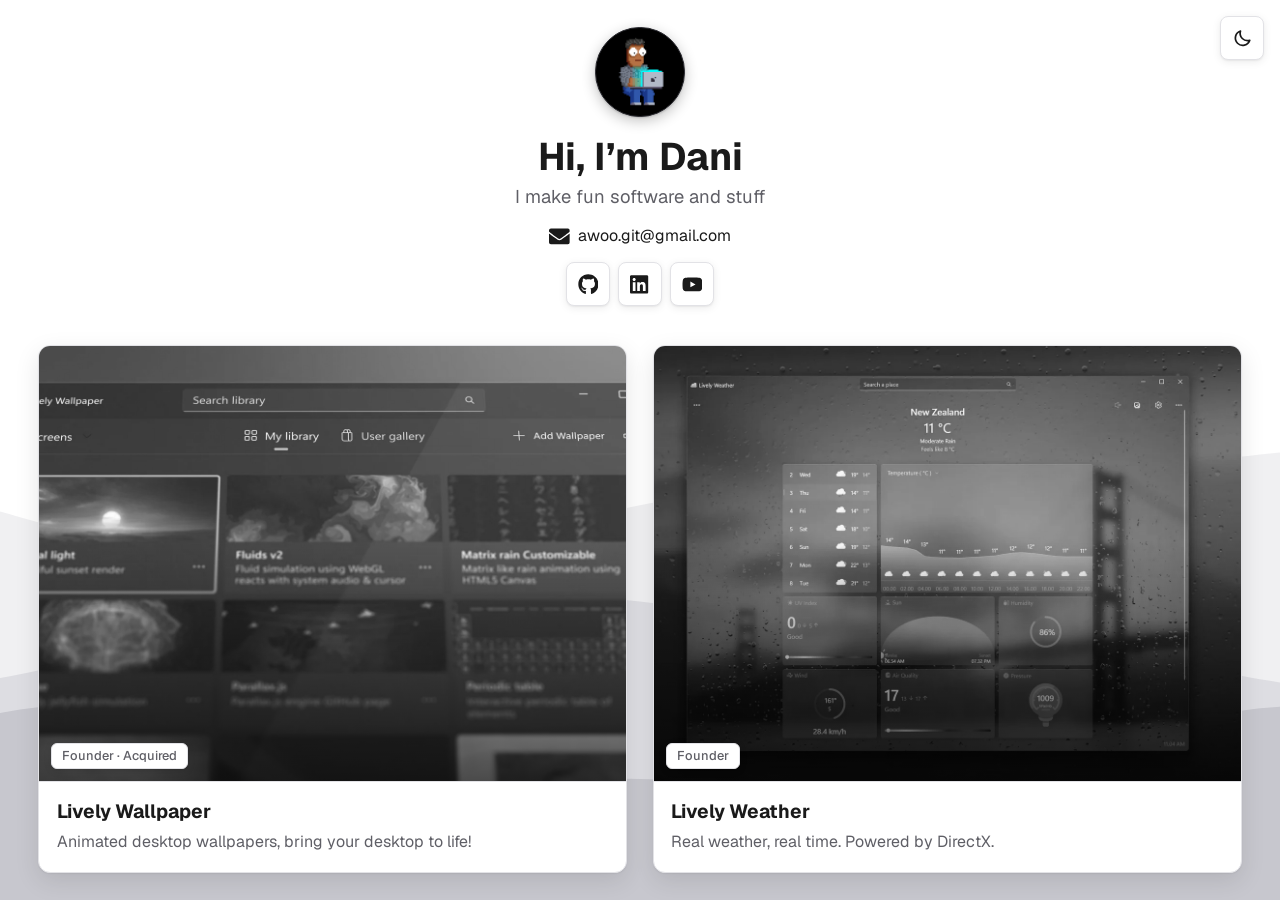
<file: index.html>
<!doctype html>
<html lang="en">
  <head>
    <meta charset="utf-8" />
    <meta name="viewport" content="width=device-width, initial-scale=1, viewport-fit=cover" />
    <meta name="color-scheme" content="light dark" />
    <title>Dani (rocksdanister)</title>
    <meta name="description" content="I make fun software and stuff." />
    <meta name="google-site-verification" content="Ub0xUBguEzFgIYeqkCWsMVK5sWx4hVmUjaZZsu1KhZA" />
    <link rel="canonical" href="https://www.rocksdanister.com/" />
    <meta property="og:type" content="website" />
    <meta property="og:url" content="https://www.rocksdanister.com/" />
    <meta property="og:title" content="Dani (rocksdanister)" />
    <meta property="og:description" content="I make fun software and stuff." />
    <meta property="og:image" content="https://www.rocksdanister.com/assets/og.png" />
    <meta property="og:image:width" content="1200" />
    <meta property="og:image:height" content="630" />
    <meta property="og:image:alt" content="Hi, I’m Dani. I make fun software and stuff." />
    <meta name="twitter:card" content="summary_large_image" />
    <!-- Icon sprite (Font Awesome Free, CC BY 4.0) -->
    <link rel="icon" href="assets/favicon.ico" sizes="32x32" />
    <link rel="icon" href="assets/favicon.svg" type="image/svg+xml" />
    <link rel="apple-touch-icon" href="assets/apple-touch-icon.png" />
    <script>
      /* Apply a saved theme before first paint to avoid a flash */
      try {
        var saved = localStorage.getItem("theme");
        if (saved === "light" || saved === "dark") document.documentElement.dataset.theme = saved;
      } catch (e) {}
    </script>
    <link rel="preload" href="assets/fonts/geist-latin-wght-normal.woff2" as="font" type="font/woff2" crossorigin />
    <link rel="stylesheet" href="styles/styles.css" />
  </head>
  <body>
    <!-- Icon sprite (Font Awesome Free, CC BY 4.0) -->
    <svg width="0" height="0" style="position: absolute" aria-hidden="true">
      <symbol id="i-github" viewBox="0 0 496 512">
        <path
          transform="translate(0 448) scale(1 -1)"
          d="M165.9 50.5996c0 -2 -2.30078 -3.59961 -5.2002 -3.59961c-3.2998 -0.299805 -5.60059 1.2998 -5.60059 3.59961c0 2 2.30078 3.60059 5.2002 3.60059c3 0.299805 5.60059 -1.2998 5.60059 -3.60059zM134.8 55.0996c0.700195 2 3.60059 3 6.2002 2.30078 c3 -0.900391 4.90039 -3.2002 4.2998 -5.2002c-0.599609 -2 -3.59961 -3 -6.2002 -2c-3 0.599609 -5 2.89941 -4.2998 4.89941zM179 56.7998c2.90039 0.299805 5.59961 -1 5.90039 -2.89941c0.299805 -2 -1.7002 -3.90039 -4.60059 -4.60059 c-3 -0.700195 -5.59961 0.600586 -5.89941 2.60059c-0.300781 2.2998 1.69922 4.19922 4.59961 4.89941zM244.8 440c138.7 0 251.2 -105.3 251.2 -244c0 -110.9 -67.7998 -205.8 -167.8 -239c-12.7002 -2.2998 -17.2998 5.59961 -17.2998 12.0996 c0 8.2002 0.299805 49.9004 0.299805 83.6006c0 23.5 -7.7998 38.5 -17 46.3994c55.8994 6.30078 114.8 14 114.8 110.5c0 27.4004 -9.7998 41.2002 -25.7998 58.9004c2.59961 6.5 11.0996 33.2002 -2.60059 67.9004c-20.8994 6.59961 -69 -27 -69 -27 c-20 5.59961 -41.5 8.5 -62.7998 8.5s-42.7998 -2.90039 -62.7998 -8.5c0 0 -48.0996 33.5 -69 27c-13.7002 -34.6006 -5.2002 -61.4004 -2.59961 -67.9004c-16 -17.5996 -23.6006 -31.4004 -23.6006 -58.9004c0 -96.1992 56.4004 -104.3 112.3 -110.5 c-7.19922 -6.59961 -13.6992 -17.6992 -16 -33.6992c-14.2998 -6.60059 -51 -17.7002 -72.8994 20.8994c-13.7002 23.7998 -38.6006 25.7998 -38.6006 25.7998c-24.5 0.300781 -1.59961 -15.3994 -1.59961 -15.3994c16.4004 -7.5 27.7998 -36.6006 27.7998 -36.6006 c14.7002 -44.7998 84.7002 -29.7998 84.7002 -29.7998c0 -21 0.299805 -55.2002 0.299805 -61.3994c0 -6.5 -4.5 -14.4004 -17.2998 -12.1006c-99.7002 33.4004 -169.5 128.3 -169.5 239.2c0 138.7 106.1 244 244.8 244zM97.2002 95.0996 c1.2998 1.30078 3.59961 0.600586 5.2002 -1c1.69922 -1.89941 2 -4.19922 0.699219 -5.19922c-1.2998 -1.30078 -3.59961 -0.600586 -5.19922 1c-1.7002 1.89941 -2 4.19922 -0.700195 5.19922zM86.4004 103.2c0.699219 1 2.2998 1.2998 4.2998 0.700195 c2 -1 3 -2.60059 2.2998 -3.90039c-0.700195 -1.40039 -2.7002 -1.7002 -4.2998 -0.700195c-2 1 -3 2.60059 -2.2998 3.90039zM118.8 67.5996c1.2998 1.60059 4.2998 1.30078 6.5 -1c2 -1.89941 2.60059 -4.89941 1.2998 -6.19922 c-1.2998 -1.60059 -4.19922 -1.30078 -6.5 1c-2.2998 1.89941 -2.89941 4.89941 -1.2998 6.19922zM107.4 82.2998c1.59961 1.2998 4.19922 0.299805 5.59961 -2c1.59961 -2.2998 1.59961 -4.89941 0 -6.2002c-1.2998 -1 -4 0 -5.59961 2.30078 c-1.60059 2.2998 -1.60059 4.89941 0 5.89941z"
        />
      </symbol>
      <symbol id="i-linkedin" viewBox="0 0 512 512">
        <path
          transform="translate(0 448) scale(1 -1)"
          d="M416 416c17.5996 0 32 -14.5 32 -32.2998v-383.4c0 -17.7998 -14.4004 -32.2998 -32 -32.2998h-384.1c-17.6006 0 -31.9004 14.5 -31.9004 32.2998v383.4c0 17.7998 14.2998 32.2998 31.9004 32.2998h384.1zM135.4 32h0.0996094v213.8h-66.5v-213.8h66.4004zM102.2 275 c21.2998 0 38.5 17.2002 38.5 38.5c0 21.2002 -17.2998 38.5 -38.5 38.5c-21.2998 0 -38.5 -17.2998 -38.5 -38.5s17.2002 -38.5 38.5 -38.5zM384.3 32v117.2c0 57.5996 -12.5 101.899 -79.7002 101.899c-32.2998 0 -54 -17.6992 -62.8994 -34.5h-0.900391v29.2002h-63.7002 v-213.8h66.4004v105.8c0 27.9004 5.2998 54.9004 39.9004 54.9004c34 0 34.5 -31.9004 34.5 -56.7002v-104h66.3994z"
        />
      </symbol>
      <symbol id="i-youtube" viewBox="0 0 576 512">
        <path
          transform="translate(0 448) scale(1 -1)"
          d="M549.655 323.917c11.4121 -42.8672 11.4121 -132.305 11.4121 -132.305s0 -89.4385 -11.4121 -132.306c-6.28125 -23.6494 -24.7871 -41.5 -48.2842 -47.8203c-42.5908 -11.4863 -213.371 -11.4863 -213.371 -11.4863s-170.78 0 -213.371 11.4863 c-23.4971 6.32031 -42.0029 24.1709 -48.2842 47.8203c-11.4121 42.8672 -11.4121 132.306 -11.4121 132.306s0 89.4375 11.4121 132.305c6.28125 23.6504 24.7871 42.2754 48.2842 48.5967c42.5908 11.4863 213.371 11.4863 213.371 11.4863s170.781 0 213.371 -11.4863 c23.4971 -6.32031 42.0029 -24.9463 48.2842 -48.5967zM232.145 110.409l142.739 81.2012l-142.739 81.2051v-162.406z"
        />
      </symbol>
      <symbol id="i-mail" viewBox="0 0 512 512">
        <path
          transform="translate(0 448) scale(1 -1)"
          d="M502.3 257.2c3.90039 3.09961 9.7002 0.200195 9.7002 -4.7002v-204.5c0 -26.5 -21.5 -48 -48 -48h-416c-26.5 0 -48 21.5 -48 48v204.4c0 5 5.7002 7.7998 9.7002 4.69922c22.3994 -17.3994 52.0996 -39.5 154.1 -113.6 c21.1006 -15.4004 56.7002 -47.7998 92.2002 -47.5996c35.7002 -0.300781 72 32.7998 92.2998 47.5996c102 74.0996 131.601 96.2998 154 113.7zM256 128c-23.2002 -0.400391 -56.5996 29.2002 -73.4004 41.4004c-132.699 96.2998 -142.8 104.8 -173.399 128.699 c-5.7998 4.60059 -9.2002 11.5 -9.2002 18.9004v19c0 26.5 21.5 48 48 48h416c26.5 0 48 -21.5 48 -48v-19c0 -7.40039 -3.40039 -14.4004 -9.2002 -18.9004c-30.5996 -24 -40.7002 -32.3994 -173.399 -128.699c-16.8008 -12.2002 -50.2002 -41.8008 -73.4004 -41.4004z"
        />
      </symbol>
    </svg>

    <canvas id="wall" aria-hidden="true"></canvas>

    <button class="theme-toggle" id="theme-toggle" type="button" aria-label="Switch theme" title="Switch theme">
      <svg class="i-moon" viewBox="0 0 24 24" aria-hidden="true">
        <path d="M20.5 14.2A8.5 8.5 0 0 1 9.8 3.5a8.5 8.5 0 1 0 10.7 10.7z" />
      </svg>
      <svg class="i-sun" viewBox="0 0 24 24" aria-hidden="true">
        <circle cx="12" cy="12" r="4.5" />
        <path
          d="M12 2.5v2M12 19.5v2M2.5 12h2M19.5 12h2M5.3 5.3l1.4 1.4M17.3 17.3l1.4 1.4M5.3 18.7l1.4-1.4M17.3 6.7l1.4-1.4"
        />
      </svg>
    </button>

    <main>
      <div class="pic">
        <span aria-hidden="true">R</span>
        <img
          alt="rocksdanister profile picture"
          width="360"
          height="360"
          decoding="async"
          onerror="this.closest('.pic').classList.add('fail'); this.remove()"
        />
        <noscript><img src="assets/avatar-idle02-still.webp" alt="rocksdanister profile picture" width="360" height="360" /></noscript>
      </div>
      <h1>Hi, I’m Dani</h1>
      <p class="sub">I make fun software and stuff</p>

      <a class="mail" href="mailto:awoo.git@gmail.com"
        ><svg class="ico" aria-hidden="true"><use href="#i-mail" /></svg><span>awoo.git@gmail.com</span></a
      >

      <nav class="btns" aria-label="Social links">
        <a class="btn" target="_blank" href="https://github.com/rocksdanister" title="GitHub" aria-label="GitHub"
          ><svg class="ico" aria-hidden="true"><use href="#i-github" /></svg
        ></a>
        <a
          class="btn"
          target="_blank"
          href="https://www.linkedin.com/in/dani-john-490a44200/"
          title="LinkedIn"
          aria-label="LinkedIn"
          ><svg class="ico" aria-hidden="true"><use href="#i-linkedin" /></svg
        ></a>
        <a
          class="btn"
          target="_blank"
          href="https://www.youtube.com/@rocksdanister"
          title="YouTube"
          aria-label="YouTube"
          ><svg class="ico" aria-hidden="true"><use href="#i-youtube" /></svg
        ></a>
      </nav>

      <section class="apps" aria-label="Apps">
        <a class="app" href="https://github.com/lively-community/lively" target="_blank" data-tint="168,124,214">
          <div class="media">
            <img class="art" src="assets/lively_promo.webp" alt="" decoding="async" />
            <em class="role">Founder · Acquired</em>
          </div>
          <div>
            <b>Lively Wallpaper</b>
            <span>Animated desktop wallpapers, bring your desktop to life!</span>
          </div>
        </a>

        <a class="app" href="https://www.rocksdanister.com/weather/" target="_blank" data-video data-tint="104,156,214">
          <div class="media">
          <video
            class="art"
            muted
            loop
            playsinline
            preload="metadata"
            poster="assets/drizzle_promo.webp"
            aria-hidden="true"
          >
            <source src="assets/weather_promo.webm" type="video/webm" />
            <source src="assets/weather_promo.mp4" type="video/mp4" />
          </video>
            <em class="role">Founder</em>
          </div>
          <div>
            <b>Lively Weather</b>
            <span>Real weather, real time. Powered by DirectX.</span>
          </div>
        </a>
      </section>
    </main>

    <script src="scripts/script.js"></script>
    <script data-goatcounter="https://profile.goatcounter.com/count" async src="//gc.zgo.at/count.js"></script>
  </body>
</html>
</file>
<file: styles/styles.css>
/* ---------- Font (Geist, SIL OFL 1.1: assets/fonts/Geist-OFL.txt) ---------- */
@font-face {
  font-family: "Geist";
  font-style: normal;
  font-weight: 100 900;
  font-display: swap;
  src: url("../assets/fonts/geist-latin-wght-normal.woff2") format("woff2");
  unicode-range: U+0000-00FF, U+0131, U+0152-0153, U+02BB-02BC, U+02C6, U+02DA, U+02DC, U+0304, U+0308, U+0329,
    U+2000-206F, U+20AC, U+2122, U+2191, U+2193, U+2212, U+2215, U+FEFF, U+FFFD;
}

/* ---------- Tokens ---------- */
:root {
  --bg: #ffffff;
  --ink: #1a1a1a;
  --muted: #5f5f66;
  --line: #e2e2e6;
  --hover: #f3f3f5;
  --grad-end: #cfcfd6; /* small screens: page gradient, lightest at the top and greyest at the bottom */
  --pic-border: #2a2a30;
  --pic-bg: #000000;
  --pic-shadow: 0 1px 2px rgba(0, 0, 0, 0.16), 0 4px 14px rgba(0, 0, 0, 0.24);
  --card: #ffffff; /* solid, so the waves never show through the cards */
  --glow: rgba(70, 80, 120, 0.12);
  --w1: rgba(110, 110, 125, 0.1); /* wave shades */
  --w2: rgba(110, 110, 125, 0.14);
  --w3: rgba(110, 110, 125, 0.2);
  --tint-boost: 1;
  --shadow: 0 1px 2px rgba(0, 0, 0, 0.06), 0 8px 24px rgba(0, 0, 0, 0.1);
  --shadow-hover: 0 2px 4px rgba(0, 0, 0, 0.08), 0 16px 40px rgba(0, 0, 0, 0.16);
  --btn-bg: #ffffff; /* solid, so the waves never show through */
  --btn-shadow: 0 1px 2px rgba(0, 0, 0, 0.06), 0 2px 8px rgba(0, 0, 0, 0.08);
  --btn-shadow-hover: 0 2px 4px rgba(0, 0, 0, 0.08), 0 6px 16px rgba(0, 0, 0, 0.12);
  box-sizing: border-box;
  padding-top: env(safe-area-inset-top, 0px);
  padding-bottom: env(safe-area-inset-bottom, 0px);
}

@media (prefers-color-scheme: dark) {
  :root:not([data-theme="light"]) {
    --glow: rgba(190, 200, 255, 0.14);
    --bg: #0e0e0f;
    --ink: #f2f2f4;
    --muted: #a0a0aa;
    --line: #2a2a30;
    --hover: #1a1a1e;
    --grad-end: #2c2c31;
    --pic-border: #2a2a30;
    --pic-bg: #1a1a1e;
    --pic-shadow: 0 1px 2px rgba(0, 0, 0, 0.5), 0 2px 8px rgba(0, 0, 0, 0.45);
    --card: #121214;
    --w1: rgba(255, 255, 255, 0.04);
    --w2: rgba(255, 255, 255, 0.07);
    --w3: rgba(255, 255, 255, 0.11);
    --tint-boost: 1.5;
    --shadow: 0 1px 2px rgba(0, 0, 0, 0.5), 0 10px 30px rgba(0, 0, 0, 0.55);
    --shadow-hover: 0 2px 4px rgba(0, 0, 0, 0.6), 0 18px 44px rgba(0, 0, 0, 0.65);
    --btn-bg: #151518;
    --btn-shadow: 0 1px 2px rgba(0, 0, 0, 0.5), 0 2px 8px rgba(0, 0, 0, 0.45);
    --btn-shadow-hover: 0 2px 4px rgba(0, 0, 0, 0.6), 0 6px 16px rgba(0, 0, 0, 0.55);
    color-scheme: dark;
  }
}

:root[data-theme="dark"] {
  --glow: rgba(190, 200, 255, 0.14);
  --bg: #0e0e0f;
  --ink: #f2f2f4;
  --muted: #a0a0aa;
  --line: #2a2a30;
  --hover: #1a1a1e;
  --grad-end: #2c2c31;
  --pic-border: #2a2a30;
  --pic-bg: #1a1a1e;
  --pic-shadow: 0 1px 2px rgba(0, 0, 0, 0.5), 0 2px 8px rgba(0, 0, 0, 0.45);
  --card: #121214;
  --w1: rgba(255, 255, 255, 0.04);
  --w2: rgba(255, 255, 255, 0.07);
  --w3: rgba(255, 255, 255, 0.11);
  --tint-boost: 1.5;
  --shadow: 0 1px 2px rgba(0, 0, 0, 0.5), 0 10px 30px rgba(0, 0, 0, 0.55);
  --shadow-hover: 0 2px 4px rgba(0, 0, 0, 0.6), 0 18px 44px rgba(0, 0, 0, 0.65);
  --btn-bg: #151518;
  --btn-shadow: 0 1px 2px rgba(0, 0, 0, 0.5), 0 2px 8px rgba(0, 0, 0, 0.45);
  --btn-shadow-hover: 0 2px 4px rgba(0, 0, 0, 0.6), 0 6px 16px rgba(0, 0, 0, 0.55);
  color-scheme: dark;
}

:root[data-theme="light"] {
  color-scheme: light;
}

/* ---------- Base ---------- */
html {
  background: var(--bg);
  scroll-padding-top: env(safe-area-inset-top, 0px);
}
* {
  box-sizing: border-box;
}

body {
  margin: 0;
  background: var(--bg);
  color: var(--ink);
  font-family:
    "Geist",
    system-ui,
    -apple-system,
    "Segoe UI",
    Roboto,
    Helvetica,
    Arial,
    sans-serif;
  line-height: 1.5;
  -webkit-font-smoothing: antialiased;
}

a {
  color: inherit;
  text-decoration: none;
}
a:focus-visible {
  outline: 2px solid var(--ink);
  outline-offset: 2px;
}

/* Wave background (drawn by script.js) */
#wall {
  position: fixed;
  inset: 0;
  width: 100%;
  height: 100vh;
  height: 100lvh; /* largest viewport: stays put while mobile browser bars show/hide on scroll */
  z-index: 0;
  pointer-events: none;
}
/* Small screens: no waves, a plain grey gradient instead (the grey shows in the gaps between the cards) */
@media (max-width: 600px) {
  #wall {
    display: none;
  }
  html {
    background: var(--bg) linear-gradient(180deg, var(--bg) 0%, var(--grad-end) 100%) no-repeat;
  }
  body {
    background: transparent;
  }
}

/* ---------- Layout ---------- */
main {
  position: relative;
  z-index: 1;
  width: min(94vw, 140dvh);
  min-height: 100dvh;
  margin: 0 auto;
  padding: 2.5rem 0 3rem;
  display: flex;
  flex-direction: column;
  justify-content: center;
  text-align: center;
}

/* ---------- Intro ---------- */
.pic {
  --size: clamp(88px, min(7vw, 12dvh), 150px);
  position: relative;
  display: grid;
  place-items: center;
  width: var(--size);
  height: var(--size);
  margin: 0 auto 1rem;
  border-radius: 50%;
  overflow: hidden;
  background: var(--pic-bg);
  border: 1px solid var(--pic-border);
  box-shadow: var(--pic-shadow);
  color: var(--muted);
  font-size: 2.2rem;
  font-weight: 600;
}
.pic span {
  display: none; /* fallback letter, shown only if the picture fails to load */
}
.pic.fail span {
  display: inline;
}
.pic img {
  position: absolute;
  inset: 0;
  width: 100%;
  height: 100%;
  object-fit: cover;
}

h1 {
  margin: 0;
  font-size: clamp(2.25rem, min(3vw, 5dvh), 4rem);
  line-height: 1.2;
  font-weight: 700;
}

.sub {
  margin: 0.25rem 0 0.5rem;
  color: var(--muted);
  font-size: clamp(1.15rem, min(1.4vw, 2.4dvh), 1.8rem);
}

.mail {
  align-self: center;
  display: inline-flex;
  align-items: center;
  gap: 0.5rem;
  padding: 6px 12px;
  border-radius: 6px;
  font-size: clamp(1rem, min(1.1vw, 2dvh), 1.4rem);
}
@media (hover: hover) {
  .mail:hover {
    background: var(--hover);
  }
}

.btns {
  display: flex;
  justify-content: center;
  gap: 0.5rem;
  margin: 0.5rem 0 clamp(1.75rem, min(3vw, 4.5dvh), 3rem);
}
.btn {
  display: grid;
  place-items: center;
  width: clamp(44px, min(3.2vw, 5.5dvh), 64px);
  height: clamp(44px, min(3.2vw, 5.5dvh), 64px);
  border: 1px solid var(--line);
  border-radius: 8px;
  background: var(--btn-bg);
  box-shadow: var(--btn-shadow);
  transition:
    background-color 0.25s ease,
    border-color 0.25s ease,
    box-shadow 0.25s ease,
    transform 0.25s ease;
}
@media (hover: hover) {
  .btn:hover {
    transform: translateY(-1px);
    background: var(--hover);
    border-color: var(--muted);
    box-shadow: var(--btn-shadow-hover);
  }
}

.ico {
  width: 1.3rem;
  height: 1.3rem;
  fill: currentColor;
  flex: none;
}

/* ---------- Theme toggle ---------- */
.theme-toggle {
  position: fixed;
  top: max(1rem, env(safe-area-inset-top, 0px));
  right: max(1rem, env(safe-area-inset-right, 0px));
  z-index: 3;
  display: grid;
  place-items: center;
  width: 44px;
  height: 44px;
  padding: 0;
  border: 1px solid var(--line);
  border-radius: 8px;
  background: var(--btn-bg);
  box-shadow: var(--btn-shadow);
  color: var(--ink);
  cursor: pointer;
  transition:
    background-color 0.25s ease,
    border-color 0.25s ease,
    box-shadow 0.25s ease,
    transform 0.25s ease;
}
@media (hover: hover) {
  .theme-toggle:hover {
    transform: translateY(-1px);
    background: var(--hover);
    border-color: var(--muted);
    box-shadow: var(--btn-shadow-hover);
  }
}
.theme-toggle:focus-visible {
  outline: 2px solid var(--ink);
  outline-offset: 2px;
}
.theme-toggle svg {
  width: 1.3rem;
  height: 1.3rem;
  fill: none;
  stroke: currentColor;
  stroke-width: 2;
  stroke-linecap: round;
  stroke-linejoin: round;
}
/* Light shows the moon (switch to dark); dark shows the sun (switch to light) */
.theme-toggle .i-sun {
  display: none;
}
@media (prefers-color-scheme: dark) {
  :root:not([data-theme="light"]) .theme-toggle .i-sun {
    display: block;
  }
  :root:not([data-theme="light"]) .theme-toggle .i-moon {
    display: none;
  }
}
:root[data-theme="dark"] .theme-toggle .i-sun {
  display: block;
}
:root[data-theme="dark"] .theme-toggle .i-moon {
  display: none;
}

/* ---------- App cards ---------- */
.apps {
  display: grid;
  grid-template-columns: 1fr 1fr;
  gap: clamp(1.25rem, 2vw, 2.5rem);
  text-align: left;
}

.app {
  position: relative;
  display: block;
  border: 1px solid var(--line);
  border-radius: 12px;
  overflow: hidden;
  background: var(--card);
  box-shadow: var(--shadow);
  transition:
    transform 0.5s cubic-bezier(0.22, 0.61, 0.36, 1),
    box-shadow 0.5s cubic-bezier(0.22, 0.61, 0.36, 1),
    border-color 0.5s ease;
}
.app:focus-visible {
  transform: scale(1.02);
  border-color: var(--glow);
  box-shadow: 0 0 14px 0 var(--glow), var(--shadow-hover);
  z-index: 2;
}
/* Hover effects only where a pointer can hover (touch screens would keep them stuck after a tap) */
@media (hover: hover) {
  .app:hover {
    transform: scale(1.02);
    border-color: var(--glow);
    box-shadow: 0 0 14px 0 var(--glow), var(--shadow-hover);
    z-index: 2;
  }
}

/* Artwork (image or video): greyscale until hovered */
.media {
  position: relative;
  aspect-ratio: 16 / 9;
  border-bottom: 1px solid var(--line);
}
/* Soft shade at the bottom edge: separates the artwork from the text and lifts the badge */
.media::after {
  content: "";
  position: absolute;
  inset: 0;
  background: linear-gradient(to top, rgba(0, 0, 0, 0.7), rgba(0, 0, 0, 0) 55%);
  pointer-events: none;
}
.art {
  display: block;
  width: 100%;
  height: 100%;
  object-fit: cover;
  filter: grayscale(1);
  transition: filter 0.6s ease;
}
.app:focus-visible .art {
  filter: none;
}
@media (hover: hover) {
  .app:hover .art {
    filter: none;
  }
}
/* Touch screens can't hover, so show the colour artwork (and static poster) straight away */
@media (hover: none) {
  .art {
    filter: none;
  }
}

.app > div:not(.media) {
  padding: 1rem 1.1rem 1.15rem;
}
.app b {
  display: block;
  margin-bottom: 0.2rem;
  font-size: clamp(1.2rem, min(1.5vw, 2.6dvh), 1.9rem);
}
.app span {
  color: var(--muted);
  font-size: clamp(1rem, min(1.1vw, 2dvh), 1.4rem);
}

/* Role badge: pinned to the bottom-left of the artwork */
.role {
  position: absolute;
  bottom: 0.75rem;
  left: 0.75rem;
  z-index: 1;
  padding: 2px 10px;
  border: 1px solid var(--line);
  border-radius: 6px;
  background: var(--card);
  box-shadow: var(--btn-shadow);
  font-style: normal;
  font-weight: 500;
  white-space: nowrap;
  font-size: clamp(0.8rem, min(0.9vw, 1.7dvh), 1.1rem);
  color: var(--muted);
}

/* ---------- Responsive / motion ---------- */
/* Desktop: fit everything in one screen (avoids a scrollbar); art fills the leftover height */
@media (min-width: 901px) and (min-aspect-ratio: 13/10) and (min-height: 520px) {
  main {
    height: 100dvh;
    min-height: 0;
    justify-content: flex-start;
    padding: clamp(1rem, 3dvh, 2.5rem) 0;
  }
  .apps {
    flex: 1;
    min-height: 0;
    grid-template-rows: minmax(0, 1fr);
  }
  .app {
    display: flex;
    flex-direction: column;
    min-height: 0;
  }
  .media {
    flex: 1 1 0;
    min-height: 0;
    aspect-ratio: auto;
  }
  .app > div:not(.media) {
    flex: none;
  }
}

/* Stacked: narrow windows, or windows too square/tall for side-by-side art */
@media (max-width: 900px), (max-aspect-ratio: 13/10) {
  .apps {
    grid-template-columns: 1fr;
    width: 100%;
    max-width: 44rem;
    margin-inline: auto;
  }
  main {
    min-height: 0;
  }
}

@media (prefers-reduced-motion: reduce) {
  .app,
  .art,
  .btn,
  .theme-toggle {
    transition: none;
  }
  .btn:hover,
  .theme-toggle:hover {
    transform: none;
  }
  .app:hover,
  .app:focus-visible {
    transform: none;
  }
}
</file>
